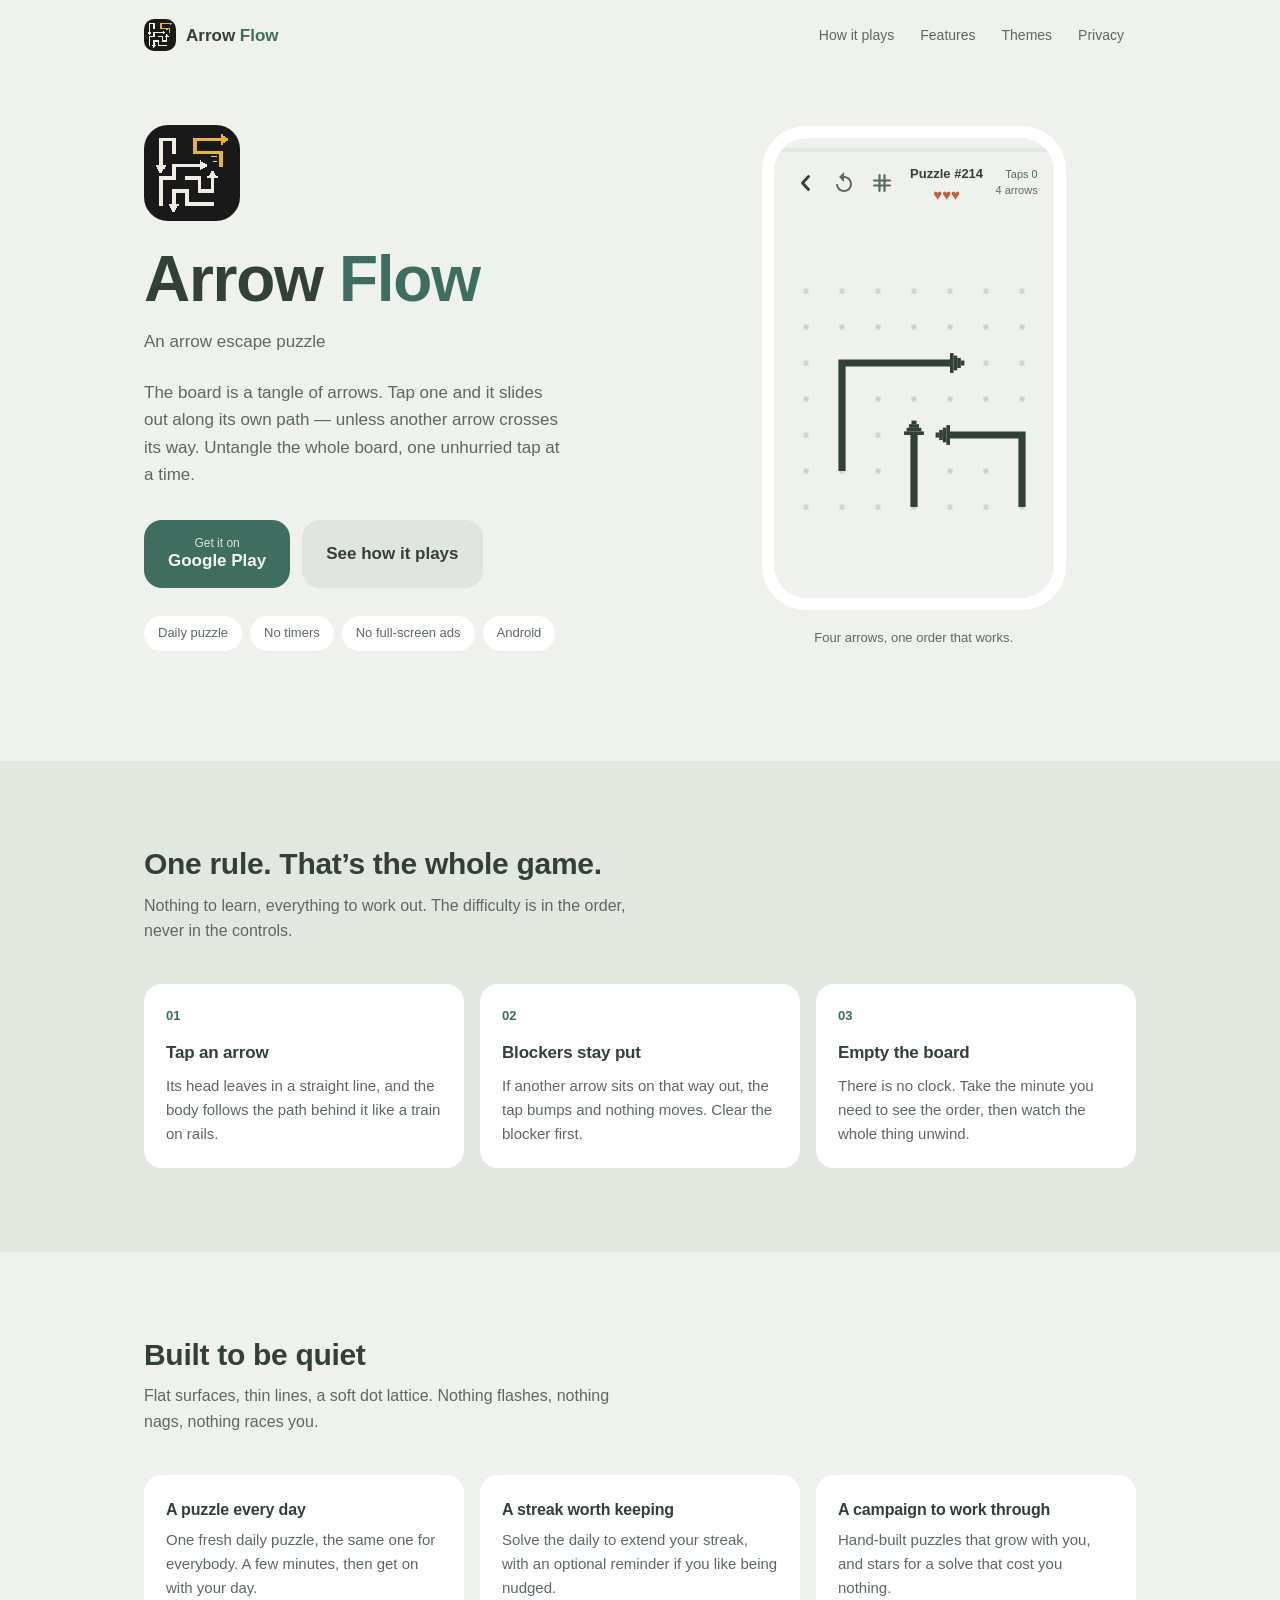
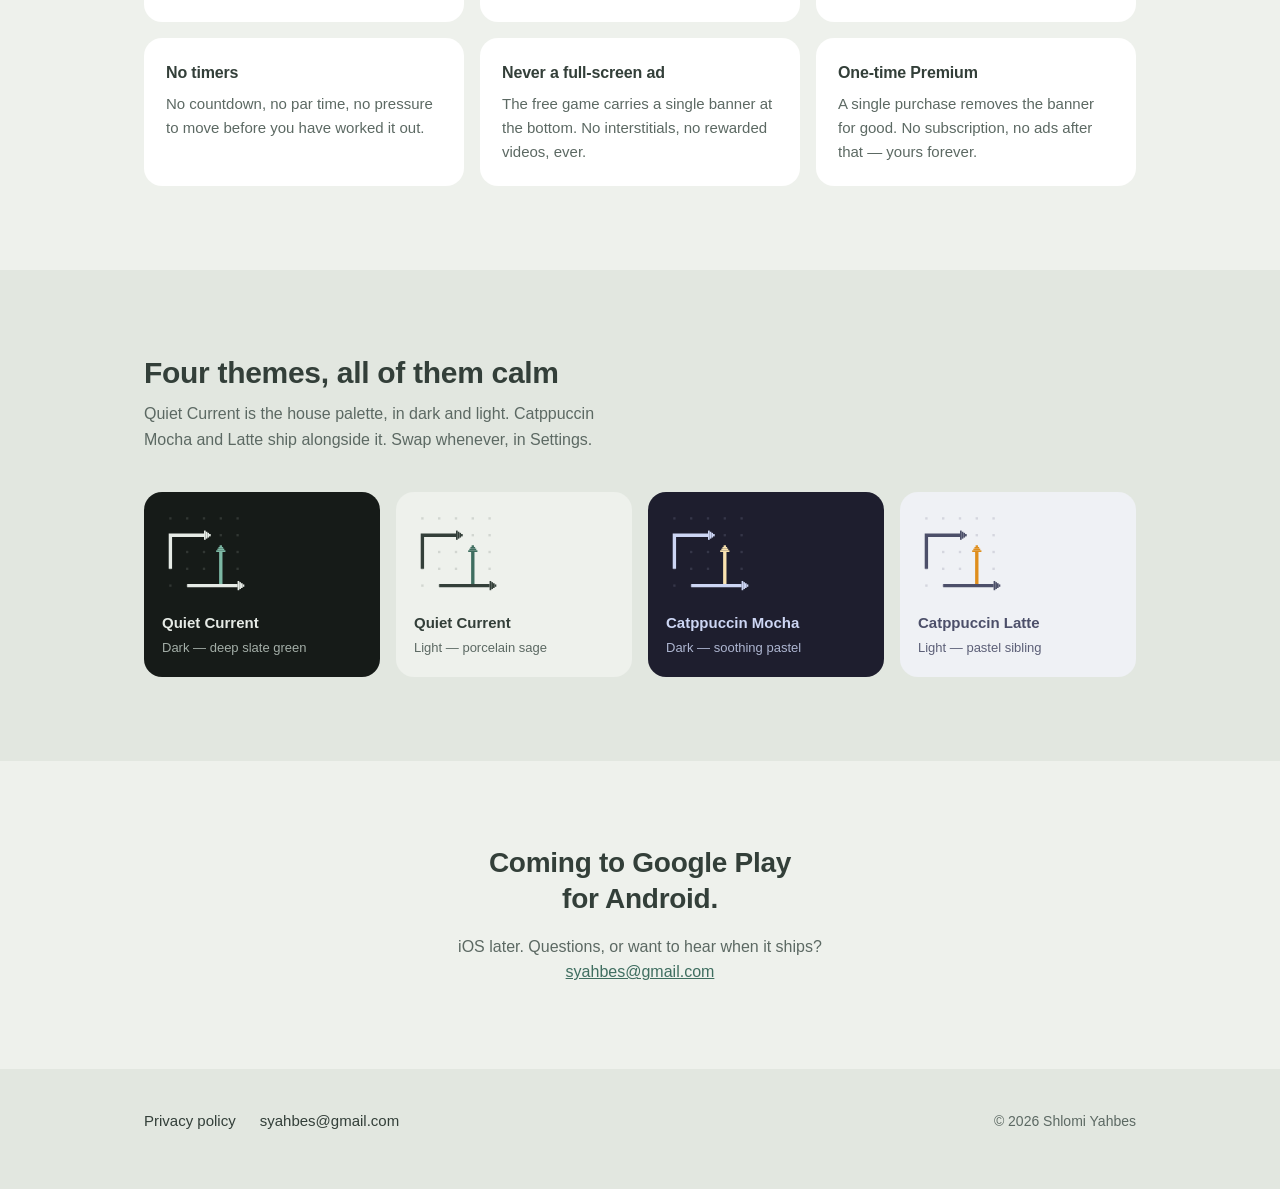
<file: index.html>
<!DOCTYPE html>
<html lang="en">
<head>
  <meta charset="UTF-8">
  <meta name="viewport" content="width=device-width, initial-scale=1.0">
  <title>Arrow Flow — An arrow escape puzzle</title>
  <meta name="description" content="Arrow Flow is a calm arrow escape puzzle for Android. Tap an arrow, it slides off the board — unless something is in its way. A daily puzzle, a streak worth keeping, and no timers.">
  <meta name="theme-color" content="#161b18" media="(prefers-color-scheme: dark)">
  <meta name="theme-color" content="#eef1ec" media="(prefers-color-scheme: light)">
  <link rel="icon" href="assets/favicon.png" type="image/png">
  <link rel="apple-touch-icon" href="assets/icon-1024.png">

  <meta property="og:type" content="website">
  <meta property="og:title" content="Arrow Flow — An arrow escape puzzle">
  <meta property="og:description" content="Tap an arrow, it slides off the board — unless something is in its way. A daily puzzle, a streak worth keeping, and no timers.">
  <meta property="og:image" content="https://syahbes.github.io/arrow-flow-static/assets/icon-1024.png">
  <meta name="twitter:card" content="summary">

  <link rel="stylesheet" href="styles.css">
</head>
<body>

<a class="skip-link" href="#main">Skip to content</a>

<header class="topbar">
  <div class="topbar-inner">
  <a class="brand" href="#main">
    <img src="assets/icon-1024.png" alt="" class="brand-icon" width="32" height="32">
    <span class="brand-name">Arrow <em>Flow</em></span>
  </a>
  <nav class="topnav">
    <a href="#how">How it plays</a>
    <a href="#features">Features</a>
    <a href="#themes">Themes</a>
    <a href="privacy-policy.html">Privacy</a>
  </nav>
  </div>
</header>

<main id="main">

  <!-- ------------------------------------------------------------------ -->
  <!-- Hero                                                                -->
  <!-- ------------------------------------------------------------------ -->
  <section class="hero">
    <div class="hero-copy">
      <img src="assets/icon-1024.png" alt="Arrow Flow app icon: cream and gold arrows winding across a dark board" class="hero-icon" width="96" height="96">
      <h1 class="hero-title">Arrow <em>Flow</em></h1>
      <p class="hero-tagline">An arrow escape puzzle</p>
      <p class="hero-lede">
        The board is a tangle of arrows. Tap one and it slides out along its own
        path &mdash; unless another arrow crosses its way. Untangle the whole
        board, one unhurried tap at a time.
      </p>

      <div class="cta-row">
        <a class="btn btn-primary" href="https://play.google.com/store/apps/details?id=com.syahbes.arrow.flow.puzzle.game">
          <span class="btn-sub">Get it on</span>
          <span>Google Play</span>
        </a>
        <a class="btn btn-secondary" href="#how">See how it plays</a>
      </div>

      <ul class="hero-chips">
        <li>Daily puzzle</li>
        <li>No timers</li>
        <li>No full-screen ads</li>
        <li>Android</li>
      </ul>
    </div>

    <!-- The demo is the game's play screen, not a picture of it: the same
         palette, the same HUD, and a board drawn with the app's own arrow
         geometry (see main.js). -->
    <figure class="hero-device">
      <div class="device">
        <div class="device-screen">
          <div class="hud-rail"><span id="demo-progress"></span></div>

          <div class="hud">
            <div class="hud-left">
              <span class="hud-icon" aria-hidden="true">
                <svg viewBox="0 0 24 24" fill="none" stroke="currentColor" stroke-width="2.8" stroke-linecap="round" stroke-linejoin="round"><path d="M14.5 5.5 8.5 12l6 6.5"/></svg>
              </span>
              <span class="hud-icon" aria-hidden="true">
                <svg viewBox="0 0 24 24" fill="currentColor"><path d="M12 5V1L7 6l5 5V7c3.31 0 6 2.69 6 6s-2.69 6-6 6-6-2.69-6-6H4c0 4.42 3.58 8 8 8s8-3.58 8-8-3.58-8-8-8z"/></svg>
              </span>
              <span class="hud-icon" aria-hidden="true">
                <svg viewBox="0 0 24 24" fill="none" stroke="currentColor" stroke-width="2.2" stroke-linecap="round"><path d="M9.5 4v16M14.5 4v16M4 9.5h16M4 14.5h16"/></svg>
              </span>
            </div>

            <div class="hud-center">
              <span class="hud-name">Puzzle #214</span>
              <span class="hud-hearts" aria-hidden="true">&hearts;&hearts;&hearts;</span>
            </div>

            <p class="hud-meta">
              Taps <b class="tnum" id="demo-taps">0</b><br>4 arrows
            </p>
          </div>

          <div class="boardwrap">
            <canvas id="demo" width="168" height="168"
              aria-label="Animation of four arrows sliding off a puzzle board, each waiting for the arrow blocking it to leave first"></canvas>
          </div>
        </div>
      </div>
      <figcaption class="device-caption">Four arrows, one order that works.</figcaption>
    </figure>
  </section>

  <!-- ------------------------------------------------------------------ -->
  <!-- Rules                                                               -->
  <!-- ------------------------------------------------------------------ -->
  <section id="how" class="band">
    <div class="wrap">
      <div class="section-head">
        <h2 class="section-title">One rule. That&rsquo;s the whole game.</h2>
        <p class="section-sub">
          Nothing to learn, everything to work out. The difficulty is in the
          order, never in the controls.
        </p>
      </div>
      <div class="rules-grid">
        <div class="rule">
          <span class="rule-num">01</span>
          <h3>Tap an arrow</h3>
          <p>Its head leaves in a straight line, and the body follows the path behind it like a train on rails.</p>
        </div>
        <div class="rule">
          <span class="rule-num">02</span>
          <h3>Blockers stay put</h3>
          <p>If another arrow sits on that way out, the tap bumps and nothing moves. Clear the blocker first.</p>
        </div>
        <div class="rule">
          <span class="rule-num">03</span>
          <h3>Empty the board</h3>
          <p>There is no clock. Take the minute you need to see the order, then watch the whole thing unwind.</p>
        </div>
      </div>
    </div>
  </section>

  <!-- ------------------------------------------------------------------ -->
  <!-- Features                                                            -->
  <!-- ------------------------------------------------------------------ -->
  <section id="features">
    <div class="wrap">
      <div class="section-head">
        <h2 class="section-title">Built to be quiet</h2>
        <p class="section-sub">
          Flat surfaces, thin lines, a soft dot lattice. Nothing flashes,
          nothing nags, nothing races you.
        </p>
      </div>
      <ul class="feature-grid">
        <li class="card">
          <h3>A puzzle every day</h3>
          <p>One fresh daily puzzle, the same one for everybody. A few minutes, then get on with your day.</p>
        </li>
        <li class="card">
          <h3>A streak worth keeping</h3>
          <p>Solve the daily to extend your streak, with an optional reminder if you like being nudged.</p>
        </li>
        <li class="card">
          <h3>A campaign to work through</h3>
          <p>Hand-built puzzles that grow with you, and stars for a solve that cost you nothing.</p>
        </li>
        <li class="card">
          <h3>No timers</h3>
          <p>No countdown, no par time, no pressure to move before you have worked it out.</p>
        </li>
        <li class="card">
          <h3>Never a full-screen ad</h3>
          <p>The free game carries a single banner at the bottom. No interstitials, no rewarded videos, ever.</p>
        </li>
        <li class="card">
          <h3>One-time Premium</h3>
          <p>A single purchase removes the banner for good. No subscription, no ads after that &mdash; yours forever.</p>
        </li>
      </ul>
    </div>
  </section>

  <!-- ------------------------------------------------------------------ -->
  <!-- Themes                                                              -->
  <!-- ------------------------------------------------------------------ -->
  <section id="themes" class="band">
    <div class="wrap">
      <div class="section-head">
        <h2 class="section-title">Four themes, all of them calm</h2>
        <p class="section-sub">
          Quiet Current is the house palette, in dark and light. Catppuccin
          Mocha and Latte ship alongside it. Swap whenever, in Settings.
        </p>
      </div>
      <ul class="theme-grid">
        <li class="swatch t-dark">
          <svg class="mini" viewBox="0 0 70 70" width="70" height="70" aria-hidden="true"><g class="mini-dots"><rect x="6.02" y="6.02" width="1.96" height="1.96"/><rect x="20.02" y="6.02" width="1.96" height="1.96"/><rect x="34.02" y="6.02" width="1.96" height="1.96"/><rect x="48.02" y="6.02" width="1.96" height="1.96"/><rect x="62.02" y="6.02" width="1.96" height="1.96"/><rect x="6.02" y="20.02" width="1.96" height="1.96"/><rect x="20.02" y="20.02" width="1.96" height="1.96"/><rect x="34.02" y="20.02" width="1.96" height="1.96"/><rect x="48.02" y="20.02" width="1.96" height="1.96"/><rect x="62.02" y="20.02" width="1.96" height="1.96"/><rect x="6.02" y="34.02" width="1.96" height="1.96"/><rect x="20.02" y="34.02" width="1.96" height="1.96"/><rect x="34.02" y="34.02" width="1.96" height="1.96"/><rect x="48.02" y="34.02" width="1.96" height="1.96"/><rect x="62.02" y="34.02" width="1.96" height="1.96"/><rect x="6.02" y="48.02" width="1.96" height="1.96"/><rect x="20.02" y="48.02" width="1.96" height="1.96"/><rect x="34.02" y="48.02" width="1.96" height="1.96"/><rect x="48.02" y="48.02" width="1.96" height="1.96"/><rect x="62.02" y="48.02" width="1.96" height="1.96"/><rect x="6.02" y="62.02" width="1.96" height="1.96"/><rect x="20.02" y="62.02" width="1.96" height="1.96"/><rect x="34.02" y="62.02" width="1.96" height="1.96"/><rect x="48.02" y="62.02" width="1.96" height="1.96"/><rect x="62.02" y="62.02" width="1.96" height="1.96"/></g><g class="mini-ink"><path d="M7 49 L7 21 L35 21" fill="none" stroke="currentColor" stroke-width="2.8000000000000003" stroke-linejoin="miter" stroke-linecap="butt"/><rect x="39.2" y="20.02" width="1.40" height="1.96"/><rect x="37.8" y="19.04" width="1.40" height="3.92"/><rect x="36.4" y="18.13" width="1.40" height="5.74"/><rect x="35" y="17.15" width="1.40" height="7.70"/></g><g class="mini-accent"><path d="M49 63 L49 35" fill="none" stroke="currentColor" stroke-width="2.8000000000000003" stroke-linejoin="miter" stroke-linecap="butt"/><rect x="48.02" y="29.4" width="1.96" height="1.40"/><rect x="47.04" y="30.8" width="3.92" height="1.40"/><rect x="46.13" y="32.2" width="5.74" height="1.40"/><rect x="45.15" y="33.6" width="7.70" height="1.40"/></g><g class="mini-ink"><path d="M21 63 L63 63" fill="none" stroke="currentColor" stroke-width="2.8000000000000003" stroke-linejoin="miter" stroke-linecap="butt"/><rect x="67.2" y="62.02" width="1.40" height="1.96"/><rect x="65.8" y="61.04" width="1.40" height="3.92"/><rect x="64.4" y="60.13" width="1.40" height="5.74"/><rect x="63" y="59.15" width="1.40" height="7.70"/></g></svg>
          <span class="swatch-name">Quiet Current</span>
          <span class="swatch-note">Dark &mdash; deep slate green</span>
        </li>
        <li class="swatch t-light">
          <svg class="mini" viewBox="0 0 70 70" width="70" height="70" aria-hidden="true"><g class="mini-dots"><rect x="6.02" y="6.02" width="1.96" height="1.96"/><rect x="20.02" y="6.02" width="1.96" height="1.96"/><rect x="34.02" y="6.02" width="1.96" height="1.96"/><rect x="48.02" y="6.02" width="1.96" height="1.96"/><rect x="62.02" y="6.02" width="1.96" height="1.96"/><rect x="6.02" y="20.02" width="1.96" height="1.96"/><rect x="20.02" y="20.02" width="1.96" height="1.96"/><rect x="34.02" y="20.02" width="1.96" height="1.96"/><rect x="48.02" y="20.02" width="1.96" height="1.96"/><rect x="62.02" y="20.02" width="1.96" height="1.96"/><rect x="6.02" y="34.02" width="1.96" height="1.96"/><rect x="20.02" y="34.02" width="1.96" height="1.96"/><rect x="34.02" y="34.02" width="1.96" height="1.96"/><rect x="48.02" y="34.02" width="1.96" height="1.96"/><rect x="62.02" y="34.02" width="1.96" height="1.96"/><rect x="6.02" y="48.02" width="1.96" height="1.96"/><rect x="20.02" y="48.02" width="1.96" height="1.96"/><rect x="34.02" y="48.02" width="1.96" height="1.96"/><rect x="48.02" y="48.02" width="1.96" height="1.96"/><rect x="62.02" y="48.02" width="1.96" height="1.96"/><rect x="6.02" y="62.02" width="1.96" height="1.96"/><rect x="20.02" y="62.02" width="1.96" height="1.96"/><rect x="34.02" y="62.02" width="1.96" height="1.96"/><rect x="48.02" y="62.02" width="1.96" height="1.96"/><rect x="62.02" y="62.02" width="1.96" height="1.96"/></g><g class="mini-ink"><path d="M7 49 L7 21 L35 21" fill="none" stroke="currentColor" stroke-width="2.8000000000000003" stroke-linejoin="miter" stroke-linecap="butt"/><rect x="39.2" y="20.02" width="1.40" height="1.96"/><rect x="37.8" y="19.04" width="1.40" height="3.92"/><rect x="36.4" y="18.13" width="1.40" height="5.74"/><rect x="35" y="17.15" width="1.40" height="7.70"/></g><g class="mini-accent"><path d="M49 63 L49 35" fill="none" stroke="currentColor" stroke-width="2.8000000000000003" stroke-linejoin="miter" stroke-linecap="butt"/><rect x="48.02" y="29.4" width="1.96" height="1.40"/><rect x="47.04" y="30.8" width="3.92" height="1.40"/><rect x="46.13" y="32.2" width="5.74" height="1.40"/><rect x="45.15" y="33.6" width="7.70" height="1.40"/></g><g class="mini-ink"><path d="M21 63 L63 63" fill="none" stroke="currentColor" stroke-width="2.8000000000000003" stroke-linejoin="miter" stroke-linecap="butt"/><rect x="67.2" y="62.02" width="1.40" height="1.96"/><rect x="65.8" y="61.04" width="1.40" height="3.92"/><rect x="64.4" y="60.13" width="1.40" height="5.74"/><rect x="63" y="59.15" width="1.40" height="7.70"/></g></svg>
          <span class="swatch-name">Quiet Current</span>
          <span class="swatch-note">Light &mdash; porcelain sage</span>
        </li>
        <li class="swatch t-mocha">
          <svg class="mini" viewBox="0 0 70 70" width="70" height="70" aria-hidden="true"><g class="mini-dots"><rect x="6.02" y="6.02" width="1.96" height="1.96"/><rect x="20.02" y="6.02" width="1.96" height="1.96"/><rect x="34.02" y="6.02" width="1.96" height="1.96"/><rect x="48.02" y="6.02" width="1.96" height="1.96"/><rect x="62.02" y="6.02" width="1.96" height="1.96"/><rect x="6.02" y="20.02" width="1.96" height="1.96"/><rect x="20.02" y="20.02" width="1.96" height="1.96"/><rect x="34.02" y="20.02" width="1.96" height="1.96"/><rect x="48.02" y="20.02" width="1.96" height="1.96"/><rect x="62.02" y="20.02" width="1.96" height="1.96"/><rect x="6.02" y="34.02" width="1.96" height="1.96"/><rect x="20.02" y="34.02" width="1.96" height="1.96"/><rect x="34.02" y="34.02" width="1.96" height="1.96"/><rect x="48.02" y="34.02" width="1.96" height="1.96"/><rect x="62.02" y="34.02" width="1.96" height="1.96"/><rect x="6.02" y="48.02" width="1.96" height="1.96"/><rect x="20.02" y="48.02" width="1.96" height="1.96"/><rect x="34.02" y="48.02" width="1.96" height="1.96"/><rect x="48.02" y="48.02" width="1.96" height="1.96"/><rect x="62.02" y="48.02" width="1.96" height="1.96"/><rect x="6.02" y="62.02" width="1.96" height="1.96"/><rect x="20.02" y="62.02" width="1.96" height="1.96"/><rect x="34.02" y="62.02" width="1.96" height="1.96"/><rect x="48.02" y="62.02" width="1.96" height="1.96"/><rect x="62.02" y="62.02" width="1.96" height="1.96"/></g><g class="mini-ink"><path d="M7 49 L7 21 L35 21" fill="none" stroke="currentColor" stroke-width="2.8000000000000003" stroke-linejoin="miter" stroke-linecap="butt"/><rect x="39.2" y="20.02" width="1.40" height="1.96"/><rect x="37.8" y="19.04" width="1.40" height="3.92"/><rect x="36.4" y="18.13" width="1.40" height="5.74"/><rect x="35" y="17.15" width="1.40" height="7.70"/></g><g class="mini-accent"><path d="M49 63 L49 35" fill="none" stroke="currentColor" stroke-width="2.8000000000000003" stroke-linejoin="miter" stroke-linecap="butt"/><rect x="48.02" y="29.4" width="1.96" height="1.40"/><rect x="47.04" y="30.8" width="3.92" height="1.40"/><rect x="46.13" y="32.2" width="5.74" height="1.40"/><rect x="45.15" y="33.6" width="7.70" height="1.40"/></g><g class="mini-ink"><path d="M21 63 L63 63" fill="none" stroke="currentColor" stroke-width="2.8000000000000003" stroke-linejoin="miter" stroke-linecap="butt"/><rect x="67.2" y="62.02" width="1.40" height="1.96"/><rect x="65.8" y="61.04" width="1.40" height="3.92"/><rect x="64.4" y="60.13" width="1.40" height="5.74"/><rect x="63" y="59.15" width="1.40" height="7.70"/></g></svg>
          <span class="swatch-name">Catppuccin Mocha</span>
          <span class="swatch-note">Dark &mdash; soothing pastel</span>
        </li>
        <li class="swatch t-latte">
          <svg class="mini" viewBox="0 0 70 70" width="70" height="70" aria-hidden="true"><g class="mini-dots"><rect x="6.02" y="6.02" width="1.96" height="1.96"/><rect x="20.02" y="6.02" width="1.96" height="1.96"/><rect x="34.02" y="6.02" width="1.96" height="1.96"/><rect x="48.02" y="6.02" width="1.96" height="1.96"/><rect x="62.02" y="6.02" width="1.96" height="1.96"/><rect x="6.02" y="20.02" width="1.96" height="1.96"/><rect x="20.02" y="20.02" width="1.96" height="1.96"/><rect x="34.02" y="20.02" width="1.96" height="1.96"/><rect x="48.02" y="20.02" width="1.96" height="1.96"/><rect x="62.02" y="20.02" width="1.96" height="1.96"/><rect x="6.02" y="34.02" width="1.96" height="1.96"/><rect x="20.02" y="34.02" width="1.96" height="1.96"/><rect x="34.02" y="34.02" width="1.96" height="1.96"/><rect x="48.02" y="34.02" width="1.96" height="1.96"/><rect x="62.02" y="34.02" width="1.96" height="1.96"/><rect x="6.02" y="48.02" width="1.96" height="1.96"/><rect x="20.02" y="48.02" width="1.96" height="1.96"/><rect x="34.02" y="48.02" width="1.96" height="1.96"/><rect x="48.02" y="48.02" width="1.96" height="1.96"/><rect x="62.02" y="48.02" width="1.96" height="1.96"/><rect x="6.02" y="62.02" width="1.96" height="1.96"/><rect x="20.02" y="62.02" width="1.96" height="1.96"/><rect x="34.02" y="62.02" width="1.96" height="1.96"/><rect x="48.02" y="62.02" width="1.96" height="1.96"/><rect x="62.02" y="62.02" width="1.96" height="1.96"/></g><g class="mini-ink"><path d="M7 49 L7 21 L35 21" fill="none" stroke="currentColor" stroke-width="2.8000000000000003" stroke-linejoin="miter" stroke-linecap="butt"/><rect x="39.2" y="20.02" width="1.40" height="1.96"/><rect x="37.8" y="19.04" width="1.40" height="3.92"/><rect x="36.4" y="18.13" width="1.40" height="5.74"/><rect x="35" y="17.15" width="1.40" height="7.70"/></g><g class="mini-accent"><path d="M49 63 L49 35" fill="none" stroke="currentColor" stroke-width="2.8000000000000003" stroke-linejoin="miter" stroke-linecap="butt"/><rect x="48.02" y="29.4" width="1.96" height="1.40"/><rect x="47.04" y="30.8" width="3.92" height="1.40"/><rect x="46.13" y="32.2" width="5.74" height="1.40"/><rect x="45.15" y="33.6" width="7.70" height="1.40"/></g><g class="mini-ink"><path d="M21 63 L63 63" fill="none" stroke="currentColor" stroke-width="2.8000000000000003" stroke-linejoin="miter" stroke-linecap="butt"/><rect x="67.2" y="62.02" width="1.40" height="1.96"/><rect x="65.8" y="61.04" width="1.40" height="3.92"/><rect x="64.4" y="60.13" width="1.40" height="5.74"/><rect x="63" y="59.15" width="1.40" height="7.70"/></g></svg>
          <span class="swatch-name">Catppuccin Latte</span>
          <span class="swatch-note">Light &mdash; pastel sibling</span>
        </li>
      </ul>
    </div>
  </section>

  <!-- ------------------------------------------------------------------ -->
  <!-- Closing                                                             -->
  <!-- ------------------------------------------------------------------ -->
  <section class="closer">
    <div class="wrap">
      <p class="closer-line">Coming to Google Play for Android.</p>
      <p class="closer-sub">
        iOS later. Questions, or want to hear when it ships?
        <a href="mailto:syahbes@gmail.com">syahbes@gmail.com</a>
      </p>
    </div>
  </section>

</main>

<footer class="footer">
  <div class="footer-inner">
    <nav class="footer-links">
      <a href="privacy-policy.html">Privacy policy</a>
      <a href="mailto:syahbes@gmail.com">syahbes@gmail.com</a>
    </nav>
    <p class="footer-copy">&copy; 2026 Shlomi Yahbes</p>
  </div>
</footer>

<script src="main.js"></script>
</body>
</html>
</file>
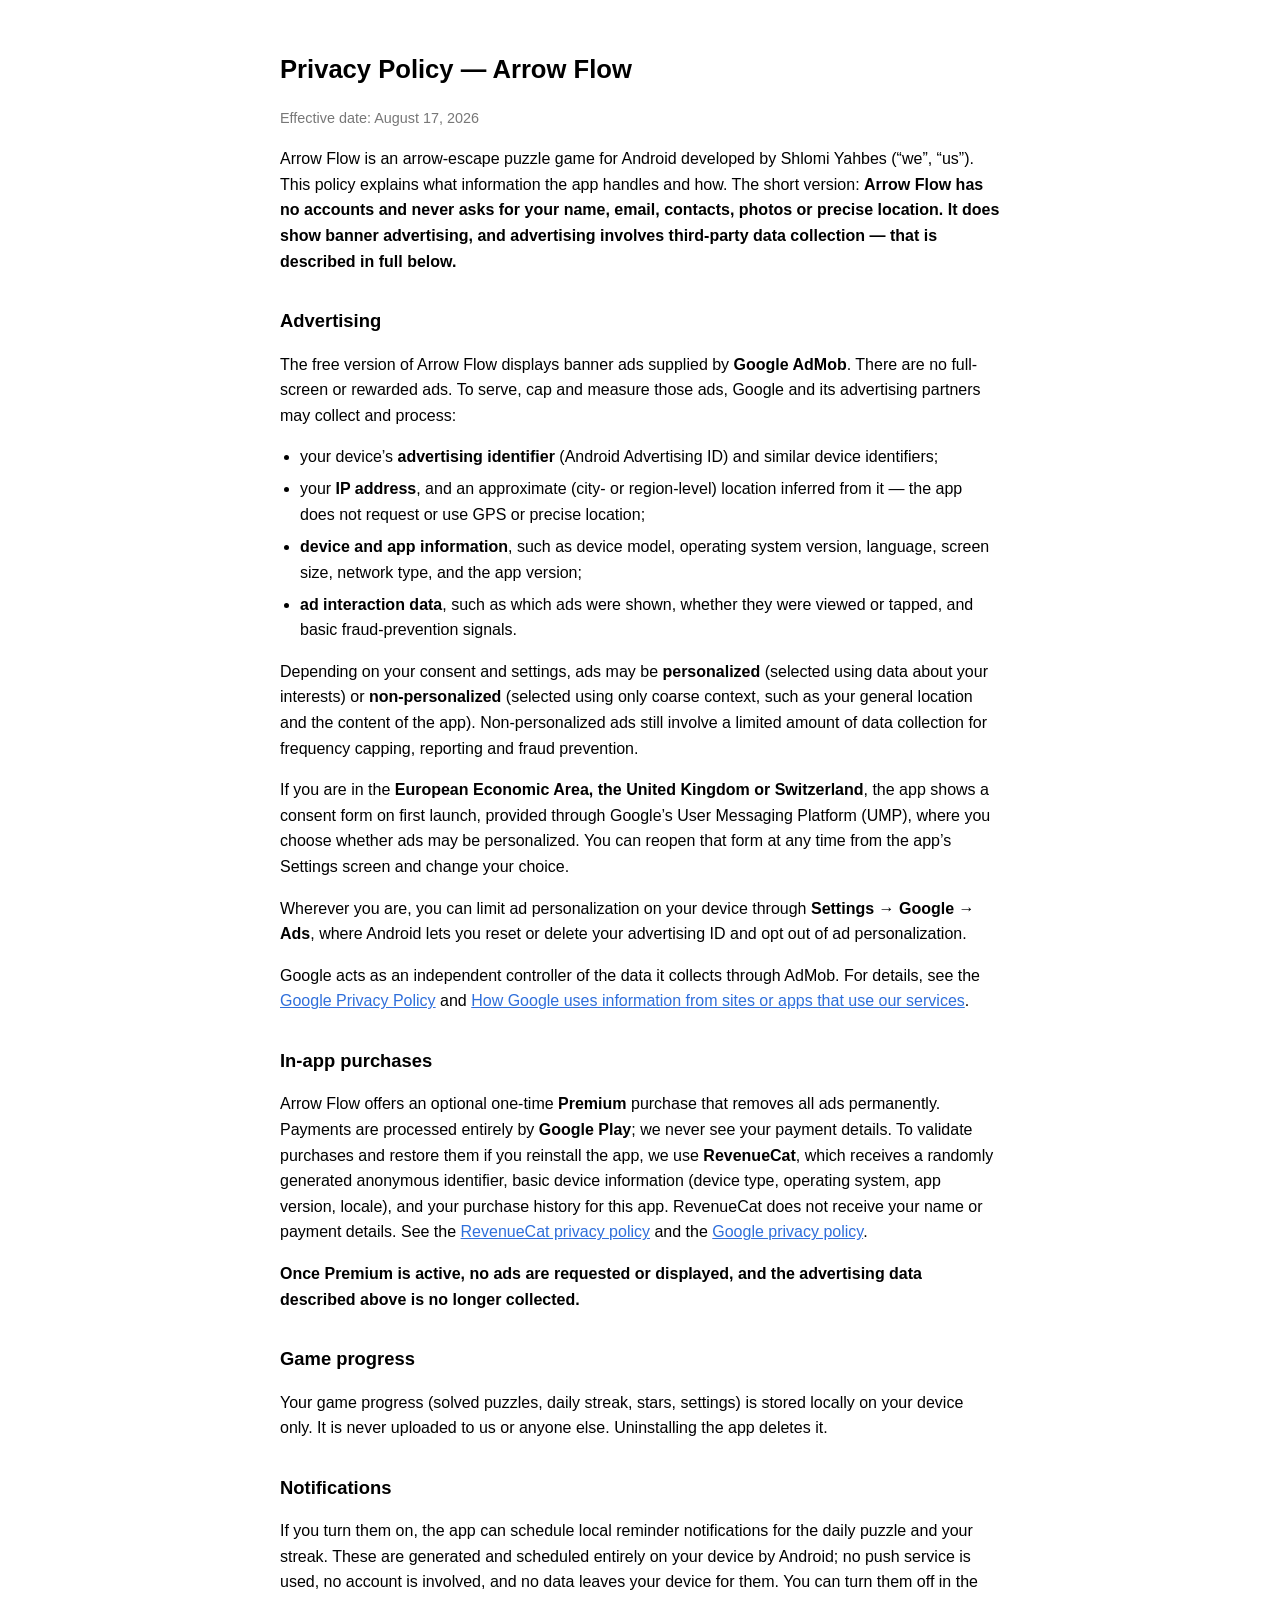
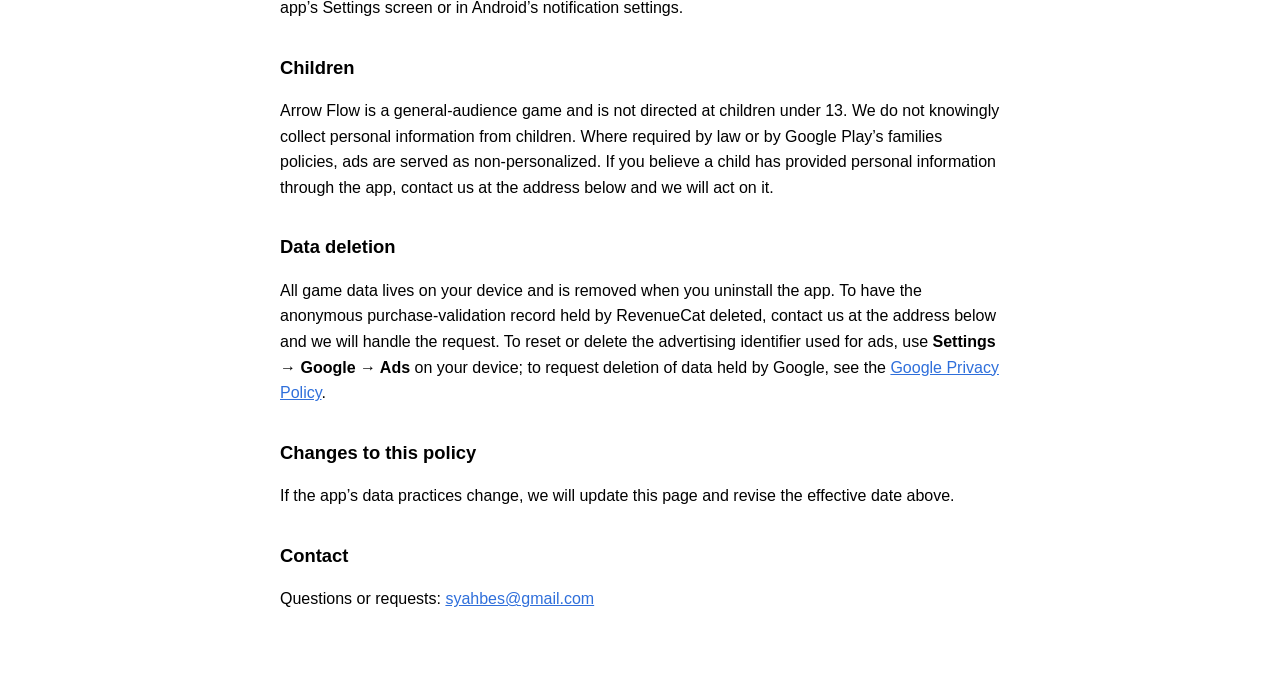
<file: privacy-policy.html>
<!DOCTYPE html>
<html lang="en">
<head>
  <meta charset="UTF-8">
  <meta name="viewport" content="width=device-width, initial-scale=1.0">
  <title>Privacy Policy — Arrow Flow</title>
  <meta name="robots" content="index, follow">
  <style>
    :root { color-scheme: light dark; }
    body {
      font-family: -apple-system, BlinkMacSystemFont, "Segoe UI", Roboto, sans-serif;
      max-width: 720px;
      margin: 0 auto;
      padding: 2rem 1.25rem 4rem;
      line-height: 1.6;
    }
    h1 { font-size: 1.6rem; }
    h2 { font-size: 1.15rem; margin-top: 2rem; }
    .meta { color: #777; font-size: 0.9rem; }
    a { color: #2f6fdb; }
    ul { padding-left: 1.25rem; }
    li { margin-bottom: 0.4rem; }
    @media (prefers-color-scheme: dark) {
      .meta { color: #aaa; }
      a { color: #7aa7f0; }
    }
  </style>
</head>
<body>
  <h1>Privacy Policy — Arrow Flow</h1>
  <p class="meta">Effective date: August 17, 2026</p>

  <p>
    Arrow Flow is an arrow-escape puzzle game for Android developed by Shlomi
    Yahbes (&ldquo;we&rdquo;, &ldquo;us&rdquo;). This policy explains what
    information the app handles and how. The short version: <strong>Arrow Flow
    has no accounts and never asks for your name, email, contacts, photos or
    precise location. It does show banner advertising, and advertising involves
    third-party data collection &mdash; that is described in full below.</strong>
  </p>

  <h2>Advertising</h2>
  <p>
    The free version of Arrow Flow displays banner ads supplied by
    <strong>Google AdMob</strong>. There are no full-screen or rewarded ads. To
    serve, cap and measure those ads, Google and its advertising partners may
    collect and process:
  </p>
  <ul>
    <li>your device&rsquo;s <strong>advertising identifier</strong> (Android Advertising ID) and similar device identifiers;</li>
    <li>your <strong>IP address</strong>, and an approximate (city- or region-level) location inferred from it &mdash; the app does not request or use GPS or precise location;</li>
    <li><strong>device and app information</strong>, such as device model, operating system version, language, screen size, network type, and the app version;</li>
    <li><strong>ad interaction data</strong>, such as which ads were shown, whether they were viewed or tapped, and basic fraud-prevention signals.</li>
  </ul>
  <p>
    Depending on your consent and settings, ads may be <strong>personalized</strong>
    (selected using data about your interests) or <strong>non-personalized</strong>
    (selected using only coarse context, such as your general location and the
    content of the app). Non-personalized ads still involve a limited amount of
    data collection for frequency capping, reporting and fraud prevention.
  </p>
  <p>
    If you are in the <strong>European Economic Area, the United Kingdom or
    Switzerland</strong>, the app shows a consent form on first launch, provided
    through Google&rsquo;s User Messaging Platform (UMP), where you choose
    whether ads may be personalized. You can reopen that form at any time from
    the app&rsquo;s Settings screen and change your choice.
  </p>
  <p>
    Wherever you are, you can limit ad personalization on your device through
    <strong>Settings &rarr; Google &rarr; Ads</strong>, where Android lets you
    reset or delete your advertising ID and opt out of ad personalization.
  </p>
  <p>
    Google acts as an independent controller of the data it collects through
    AdMob. For details, see the
    <a href="https://policies.google.com/privacy">Google Privacy Policy</a> and
    <a href="https://policies.google.com/technologies/partner-sites">How Google
    uses information from sites or apps that use our services</a>.
  </p>

  <h2>In-app purchases</h2>
  <p>
    Arrow Flow offers an optional one-time <strong>Premium</strong> purchase that
    removes all ads permanently. Payments are processed entirely by
    <strong>Google Play</strong>; we never see your payment details. To validate
    purchases and restore them if you reinstall the app, we use
    <strong>RevenueCat</strong>, which receives a randomly generated anonymous
    identifier, basic device information (device type, operating system, app
    version, locale), and your purchase history for this app. RevenueCat does not
    receive your name or payment details. See the
    <a href="https://www.revenuecat.com/privacy/">RevenueCat privacy policy</a>
    and the <a href="https://policies.google.com/privacy">Google privacy policy</a>.
  </p>
  <p>
    <strong>Once Premium is active, no ads are requested or displayed, and the
    advertising data described above is no longer collected.</strong>
  </p>

  <h2>Game progress</h2>
  <p>
    Your game progress (solved puzzles, daily streak, stars, settings) is stored
    locally on your device only. It is never uploaded to us or anyone else.
    Uninstalling the app deletes it.
  </p>

  <h2>Notifications</h2>
  <p>
    If you turn them on, the app can schedule local reminder notifications for
    the daily puzzle and your streak. These are generated and scheduled entirely
    on your device by Android; no push service is used, no account is involved,
    and no data leaves your device for them. You can turn them off in the
    app&rsquo;s Settings screen or in Android&rsquo;s notification settings.
  </p>

  <h2>Children</h2>
  <p>
    Arrow Flow is a general-audience game and is not directed at children under
    13. We do not knowingly collect personal information from children. Where
    required by law or by Google Play&rsquo;s families policies, ads are served
    as non-personalized. If you believe a child has provided personal
    information through the app, contact us at the address below and we will act
    on it.
  </p>

  <h2>Data deletion</h2>
  <p>
    All game data lives on your device and is removed when you uninstall the app.
    To have the anonymous purchase-validation record held by RevenueCat deleted,
    contact us at the address below and we will handle the request. To reset or
    delete the advertising identifier used for ads, use
    <strong>Settings &rarr; Google &rarr; Ads</strong> on your device; to request
    deletion of data held by Google, see the
    <a href="https://policies.google.com/privacy">Google Privacy Policy</a>.
  </p>

  <h2>Changes to this policy</h2>
  <p>
    If the app&rsquo;s data practices change, we will update this page and revise
    the effective date above.
  </p>

  <h2>Contact</h2>
  <p>
    Questions or requests: <a href="mailto:syahbes@gmail.com">syahbes@gmail.com</a>
  </p>
</body>
</html>
</file>
<file: styles.css>
/* ==========================================================================
   Arrow Flow — landing page

   The page is built from the app's own design system, not a lookalike:
   the palette is a literal transcription of src/theme/palette.ts, the radii
   and type sizes come from src/theme/tokens.ts, and the buttons, cards and
   HUD are the same components the game renders, restated in CSS.

   Two rules carry over from the app and explain most of what follows:
     - Flat. A step in value is the ONLY separation between surfaces.
       No shadows, no borders, no gradients.
     - Weight does the work borders used to do.
   ========================================================================== */

/* --------------------------------------------------------------------------
   Tokens — palette.ts + tokens.ts
   -------------------------------------------------------------------------- */

:root {
  /* Quiet Current, dark — the app's default theme. */
  --bg:        #161b18;
  --floor:     #212823;
  --panel:     #262e28;
  --stone:     #323c35;
  --sheet:     #242b26;
  --ink:       #e6ebe6;
  --ink-dim:   #a3aea7;
  --accent:    #7cb8a4;
  --on-accent: #12201a;
  --heart:     #e0876a;
  --star:      #d9aa54;
  --dot:       rgba(230, 235, 230, 0.13);

  /* The app sets everything in the platform's own humanist sans — SF Pro on
     iOS, Roboto on Android. The web stack reaches the same faces. */
  --sans: -apple-system, BlinkMacSystemFont, 'SF Pro Text', 'Segoe UI', Roboto,
          'Helvetica Neue', Arial, sans-serif;

  /* radius scale, tokens.ts */
  --r-sm: 10px;
  --r-md: 14px;
  --r-lg: 18px;
  --r-xl: 24px;
  --r-pill: 999px;

  --measure: 1040px;
  --pad: 24px;
}

/* Quiet Current, light — the same river teal on a porcelain-sage ground. */
@media (prefers-color-scheme: light) {
  :root {
    --bg:        #eef1ec;
    --floor:     #e2e7e0;
    --panel:     #ffffff;
    --stone:     #e0e6df;
    --sheet:     #ffffff;
    --ink:       #333f39;
    --ink-dim:   #5c6963;
    --accent:    #3f6e60;
    --on-accent: #f4f9f6;
    --heart:     #c25f3f;
    --star:      #b08a3a;
    --dot:       rgba(51, 63, 57, 0.15);
  }
}

*, *::before, *::after { box-sizing: border-box; }

html {
  scroll-behavior: smooth;
  color-scheme: dark light;
}

@media (prefers-reduced-motion: reduce) {
  html { scroll-behavior: auto; }
  *, *::before, *::after {
    animation-duration: 0.01ms !important;
    animation-iteration-count: 1 !important;
    transition-duration: 0.01ms !important;
  }
}

body {
  margin: 0;
  background: var(--bg);
  color: var(--ink);
  font-family: var(--sans);
  font-size: 16px;
  line-height: 1.6;
  -webkit-font-smoothing: antialiased;
  -moz-osx-font-smoothing: grayscale;
}

img { max-width: 100%; height: auto; display: block; }
a { color: var(--accent); }

h1, h2, h3 { font-weight: 600; letter-spacing: -0.01em; }

/* The app icon is pixel art — never let the browser smooth it. */
.brand-icon, .hero-icon {
  image-rendering: pixelated;
  image-rendering: crisp-edges;
}

.skip-link {
  position: absolute;
  left: -9999px;
  top: 0;
  z-index: 100;
  background: var(--accent);
  color: var(--on-accent);
  border-radius: var(--r-md);
  padding: 12px 16px;
  font-weight: 600;
  text-decoration: none;
}
.skip-link:focus { left: 12px; top: 12px; }

:focus-visible {
  outline: 2px solid var(--accent);
  outline-offset: 3px;
  border-radius: var(--r-sm);
}

.tnum { font-variant-numeric: tabular-nums; }

/* --------------------------------------------------------------------------
   Top bar
   -------------------------------------------------------------------------- */

/* The bar is full-bleed so its ground covers what scrolls under it; the
   measure lives on the inner row, lined up with every section below. */
.topbar {
  position: sticky;
  top: 0;
  z-index: 50;
  background: var(--bg);
}

.topbar-inner {
  display: flex;
  align-items: center;
  justify-content: space-between;
  gap: 16px;
  max-width: var(--measure);
  margin: 0 auto;
  padding: 14px var(--pad);
}

.brand {
  display: flex;
  align-items: center;
  gap: 10px;
  text-decoration: none;
  color: var(--ink);
}

/* radius.sm on a 32px tile — the same corner the launcher gives it. */
.brand-icon {
  width: 32px;
  height: 32px;
  border-radius: var(--r-sm);
}

.brand-name { font-size: 17px; font-weight: 600; }
.brand-name em { font-style: normal; color: var(--accent); }

.topnav {
  display: flex;
  align-items: center;
  gap: 2px;
  font-size: 14px;
}

.topnav a {
  color: var(--ink-dim);
  text-decoration: none;
  font-weight: 500;
  padding: 10px 12px;
  border-radius: var(--r-md);
  transition: color 140ms ease, background-color 140ms ease;
}
.topnav a:hover { color: var(--ink); background: var(--floor); }

/* On a narrow phone the section links crowd the bar. Privacy is the one that
   has to survive — a store listing links straight to it. */
@media (max-width: 560px) {
  .topnav a:not([href$="privacy-policy.html"]) { display: none; }
}

/* --------------------------------------------------------------------------
   Shared section furniture
   -------------------------------------------------------------------------- */

.band { background: var(--floor); }

.wrap {
  max-width: var(--measure);
  margin: 0 auto;
  padding: 84px var(--pad);
}

.section-head { margin-bottom: 40px; }

.section-title {
  font-size: clamp(24px, 3.4vw, 30px);
  line-height: 1.25;
  margin: 0;
}

.section-sub {
  margin: 10px 0 0;
  color: var(--ink-dim);
  font-size: 16px;
  max-width: 56ch;
}

/* --------------------------------------------------------------------------
   Buttons — src/ui/Button.tsx, size="lg"
   -------------------------------------------------------------------------- */

.btn {
  display: inline-flex;
  flex-direction: column;
  align-items: center;
  justify-content: center;
  gap: 1px;
  min-height: 60px;
  min-width: 44px;
  padding: 16px 24px;
  border: 0;
  border-radius: var(--r-lg);
  font-family: inherit;
  font-size: 17px;
  font-weight: 600;
  line-height: 1.2;
  text-decoration: none;
  cursor: pointer;
  /* Sink, don't shadow: the press reads as the surface giving way. */
  transition: transform 120ms ease, opacity 120ms ease, background-color 140ms ease;
}
.btn:active { transform: scale(0.97); opacity: 0.9; }

.btn-primary { background: var(--accent); color: var(--on-accent); }

/* `--on-accent` is tuned for the accent fill; over stone it collapses, so the
   secondary keeps `--ink`. Same note as Button.tsx. */
.btn-secondary { background: var(--stone); color: var(--ink); }

.btn-ghost {
  background: transparent;
  color: var(--ink-dim);
  font-weight: 500;
}
.btn-ghost:hover { background: var(--floor); color: var(--ink); }

.btn-sub {
  font-size: 12px;
  font-weight: 500;
  opacity: 0.85;
}

/* --------------------------------------------------------------------------
   Hero
   -------------------------------------------------------------------------- */

.hero {
  display: grid;
  grid-template-columns: 1.05fr 0.95fr;
  align-items: center;
  gap: 56px;
  max-width: var(--measure);
  margin: 0 auto;
  padding: 40px var(--pad) 96px;
}

/* 96px is 1024/32 wide at radius.xl — an exact divisor of the source art, so
   every drawn pixel lands on the same number of screen pixels. */
.hero-icon {
  width: 96px;
  height: 96px;
  border-radius: var(--r-xl);
  margin-bottom: 24px;
}

/* fontSize.display, weight semibold — the home-screen wordmark. */
.hero-title {
  font-size: clamp(40px, 7vw, 64px);
  line-height: 1.08;
  letter-spacing: -0.02em;
  margin: 0;
}
.hero-title em { font-style: normal; color: var(--accent); }

.hero-tagline {
  margin: 14px 0 0;
  font-size: 17px;
  color: var(--ink-dim);
}

.hero-lede {
  max-width: 44ch;
  margin: 24px 0 0;
  font-size: 17px;
  color: var(--ink-dim);
}

.cta-row {
  display: flex;
  flex-wrap: wrap;
  gap: 12px;
  margin-top: 32px;
}

/* The chips reuse the settings-screen tile: a floor-filled pill, caption type,
   no border. */
.hero-chips {
  display: flex;
  flex-wrap: wrap;
  gap: 8px;
  list-style: none;
  margin: 28px 0 0;
  padding: 0;
}

.hero-chips li {
  background: var(--floor);
  color: var(--ink-dim);
  border-radius: var(--r-pill);
  padding: 7px 14px;
  font-size: 13px;
  font-weight: 500;
}

@media (prefers-color-scheme: light) {
  /* On the light theme `--floor` sits below `--bg`; the chips would recede
     into the page. The panel is the raised surface there. */
  .hero-chips li { background: var(--panel); }
}

/* -- the phone, and the board playing inside it -- */

.hero-device { justify-self: center; }

/* The device is one flat panel with a screen cut out of it — the value step
   between panel and bg is the whole frame. */
.device {
  width: 304px;
  max-width: 100%;
  background: var(--panel);
  border-radius: 44px;
  padding: 12px;
}

.device-screen {
  display: flex;
  flex-direction: column;
  /* Phone proportions, so the screen reads as a device and not a card. */
  min-height: 460px;
  background: var(--bg);
  border-radius: 33px;
  overflow: hidden;
  /* paddingHorizontal: 14 — the play screen's own inset. */
  padding: 10px 14px 14px;
}

/* boardwrap: { flex: 1 } — the board takes the room the HUD leaves. */
.boardwrap {
  flex: 1;
  display: flex;
  align-items: center;
}

/* ProgressBar.tsx: a 4px rail, deliberately low-contrast, run edge to edge by
   cancelling the screen's horizontal padding. */
.hud-rail {
  height: 4px;
  margin: 0 -14px;
  background: var(--floor);
  overflow: hidden;
}
.hud-rail span {
  display: block;
  height: 4px;
  width: 0;
  border-radius: 2px;
  background: var(--accent);
  transition: width 260ms cubic-bezier(0.33, 0, 0.67, 1);
}

.hud {
  display: flex;
  align-items: center;
  justify-content: space-between;
  padding: 12px 2px;
}

.hud-left { display: flex; align-items: center; gap: 6px; }

/* One shared box, so the row aligns on geometry rather than glyph metrics. */
.hud-icon {
  width: 32px;
  height: 32px;
  display: grid;
  place-items: center;
  color: var(--ink-dim);
}
.hud-icon:first-child { color: var(--ink); }
.hud-icon svg { width: 24px; height: 24px; display: block; }

.hud-center { display: flex; flex-direction: column; align-items: center; gap: 2px; }

.hud-name { font-size: 13px; font-weight: 600; color: var(--ink); white-space: nowrap; }

.hud-hearts { display: flex; gap: 4px; color: var(--heart); font-size: 15px; line-height: 1; }

.hud-meta {
  margin: 0;
  font-size: 11px;
  line-height: 1.45;
  color: var(--ink-dim);
  text-align: right;
  white-space: nowrap;
}
.hud-meta b { font-weight: 400; color: var(--accent); }

#demo {
  display: block;
  width: 100%;
  height: auto;
  padding: 4px 0;
}

.device-caption {
  margin: 18px 0 0;
  text-align: center;
  font-size: 13px;
  color: var(--ink-dim);
}

@media (max-width: 880px) {
  .hero {
    grid-template-columns: 1fr;
    gap: 48px;
    text-align: center;
    padding-bottom: 72px;
  }
  .hero-icon, .hero-lede { margin-left: auto; margin-right: auto; }
  .cta-row, .hero-chips { justify-content: center; }
}

/* --------------------------------------------------------------------------
   Rules
   -------------------------------------------------------------------------- */

.rules-grid {
  display: grid;
  grid-template-columns: repeat(auto-fit, minmax(250px, 1fr));
  gap: 16px;
}

.rule {
  background: var(--panel);
  border-radius: var(--r-lg);
  padding: 22px;
}

/* Tabular so the three numerals share a width and the cards line up. */
.rule-num {
  display: block;
  font-size: 13px;
  font-weight: 600;
  color: var(--accent);
  font-variant-numeric: tabular-nums;
  margin-bottom: 12px;
}

.rule h3 { margin: 0 0 8px; font-size: 17px; }
.rule p { margin: 0; font-size: 15px; color: var(--ink-dim); }

/* --------------------------------------------------------------------------
   Features — the settings-screen card, one per claim
   -------------------------------------------------------------------------- */

.feature-grid {
  display: grid;
  grid-template-columns: repeat(auto-fit, minmax(270px, 1fr));
  gap: 16px;
  list-style: none;
  margin: 0;
  padding: 0;
}

.card {
  background: var(--panel);
  border-radius: var(--r-lg);
  padding: 22px;
}

.card h3 { margin: 0 0 6px; font-size: 16px; }
.card p { margin: 0; font-size: 15px; color: var(--ink-dim); }

/* --------------------------------------------------------------------------
   Themes — the four palettes the game actually ships, each swatch painted in
   its own colours rather than described in the page's.
   -------------------------------------------------------------------------- */

.theme-grid {
  display: grid;
  grid-template-columns: repeat(auto-fit, minmax(200px, 1fr));
  gap: 16px;
  list-style: none;
  margin: 0;
  padding: 0;
}

.swatch {
  background: var(--t-bg);
  border-radius: var(--r-lg);
  padding: 18px;
  color: var(--t-ink);
}

/* A board three arrows wide, drawn from the same geometry the game uses, in
   each theme's own ink, accent and dot. The palette is shown, not described. */
.mini {
  display: block;
  width: 84px;
  height: 84px;
  margin-bottom: 16px;
}
.mini-dots  { fill: var(--t-dot); }
.mini-ink    { color: var(--t-ink);    fill: var(--t-ink); }
.mini-accent { color: var(--t-accent); fill: var(--t-accent); }

.swatch-name { font-size: 15px; font-weight: 600; }
.swatch-note { display: block; font-size: 13px; color: var(--t-dim); margin-top: 2px; }

.t-dark  { --t-bg: #161b18; --t-ink: #e6ebe6; --t-dim: #a3aea7; --t-accent: #7cb8a4; --t-dot: rgba(230,235,230,0.13); }
.t-light { --t-bg: #eef1ec; --t-ink: #333f39; --t-dim: #5c6963; --t-accent: #3f6e60; --t-dot: rgba(51,63,57,0.15); }
.t-mocha { --t-bg: #1e1e2e; --t-ink: #cdd6f4; --t-dim: #aeb6d1; --t-accent: #f9e2af; --t-dot: rgba(205,214,244,0.13); }
.t-latte { --t-bg: #eff1f5; --t-ink: #4c4f69; --t-dim: #5c5f77; --t-accent: #df8e1d; --t-dot: rgba(76,79,105,0.16); }

/* --------------------------------------------------------------------------
   Closing
   -------------------------------------------------------------------------- */

.closer { text-align: center; }

.closer-line {
  font-size: clamp(22px, 3.2vw, 28px);
  font-weight: 600;
  line-height: 1.3;
  letter-spacing: -0.01em;
  margin: 0 auto;
  max-width: 22ch;
}

.closer-sub {
  margin: 16px auto 0;
  max-width: 46ch;
  color: var(--ink-dim);
}

/* --------------------------------------------------------------------------
   Footer
   -------------------------------------------------------------------------- */

.footer { background: var(--floor); }

.footer-inner {
  max-width: var(--measure);
  margin: 0 auto;
  padding: 40px var(--pad) 56px;
  display: flex;
  flex-wrap: wrap;
  align-items: baseline;
  justify-content: space-between;
  gap: 16px 32px;
}

.footer-links { display: flex; flex-wrap: wrap; gap: 8px 24px; font-size: 15px; }
.footer-links a { color: var(--ink); text-decoration: none; font-weight: 500; }
.footer-links a:hover { color: var(--accent); }

.footer-copy { margin: 0; font-size: 14px; color: var(--ink-dim); }
</file>
